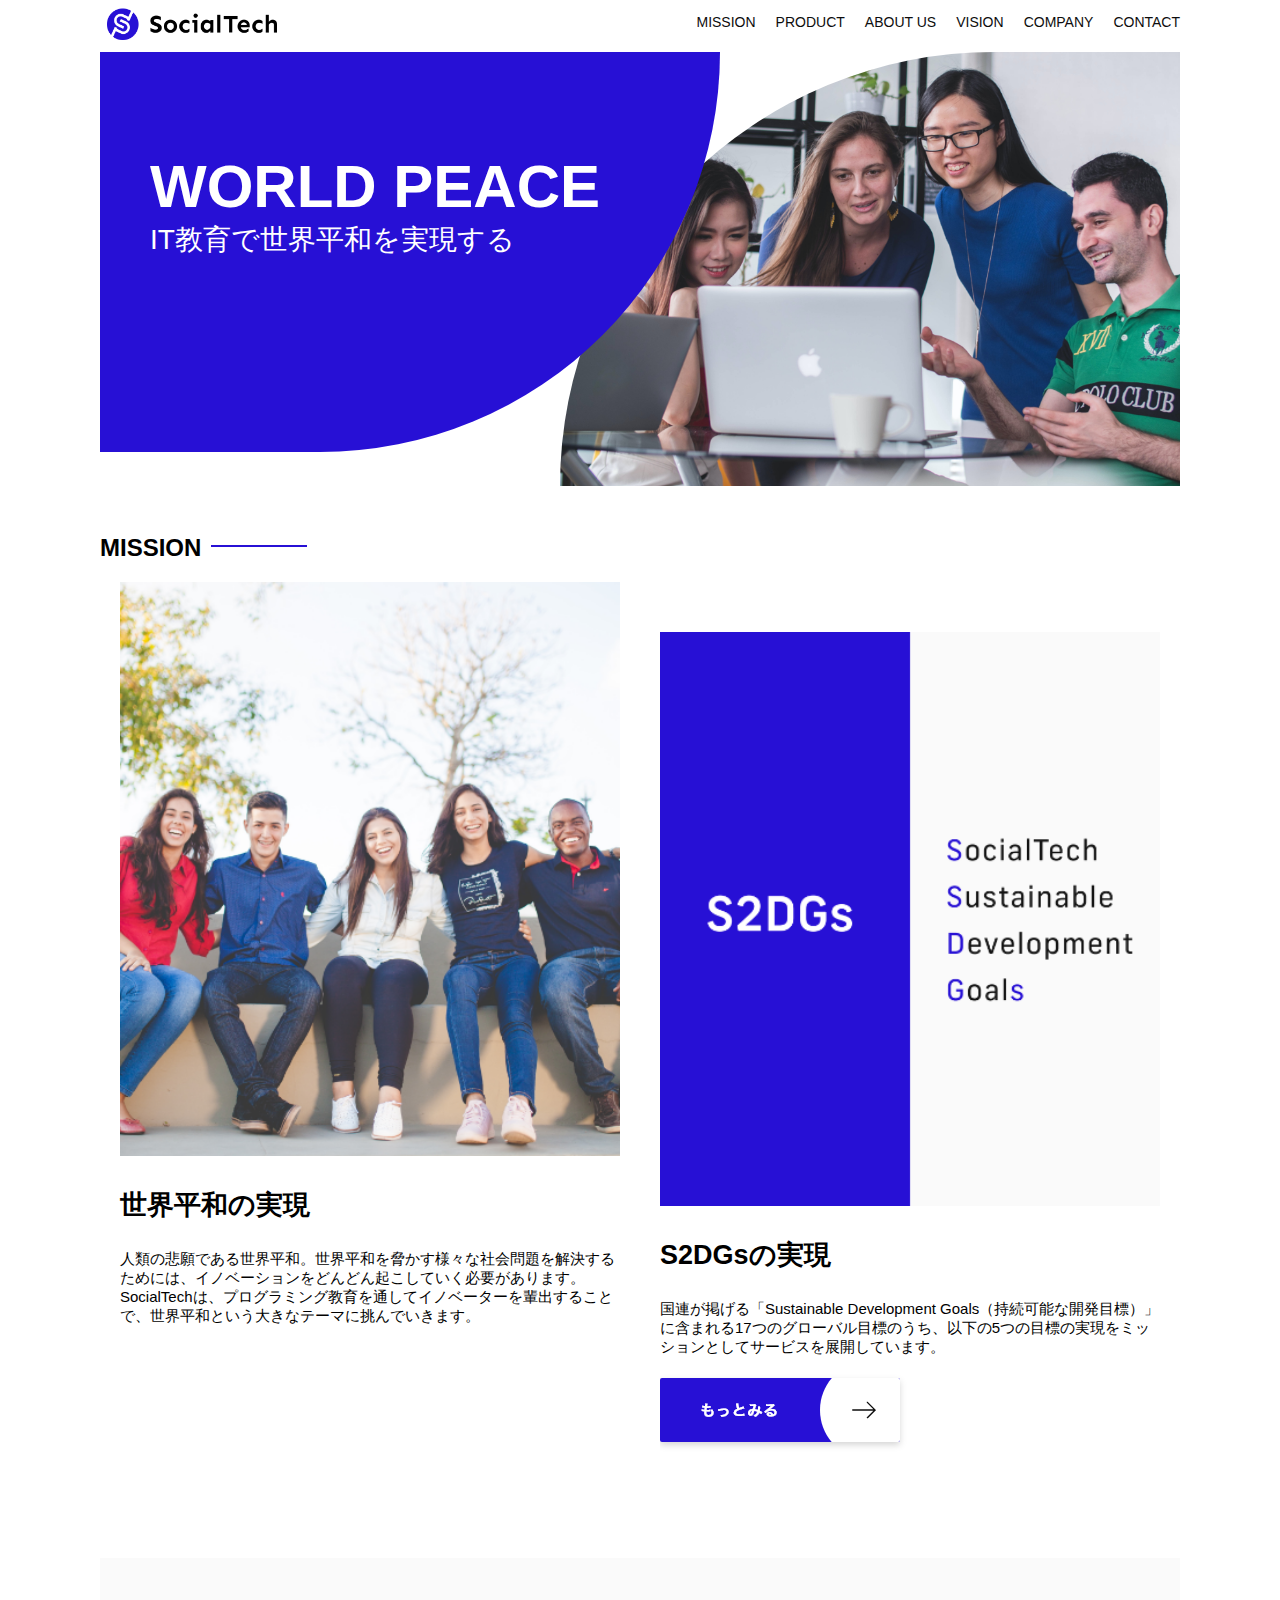
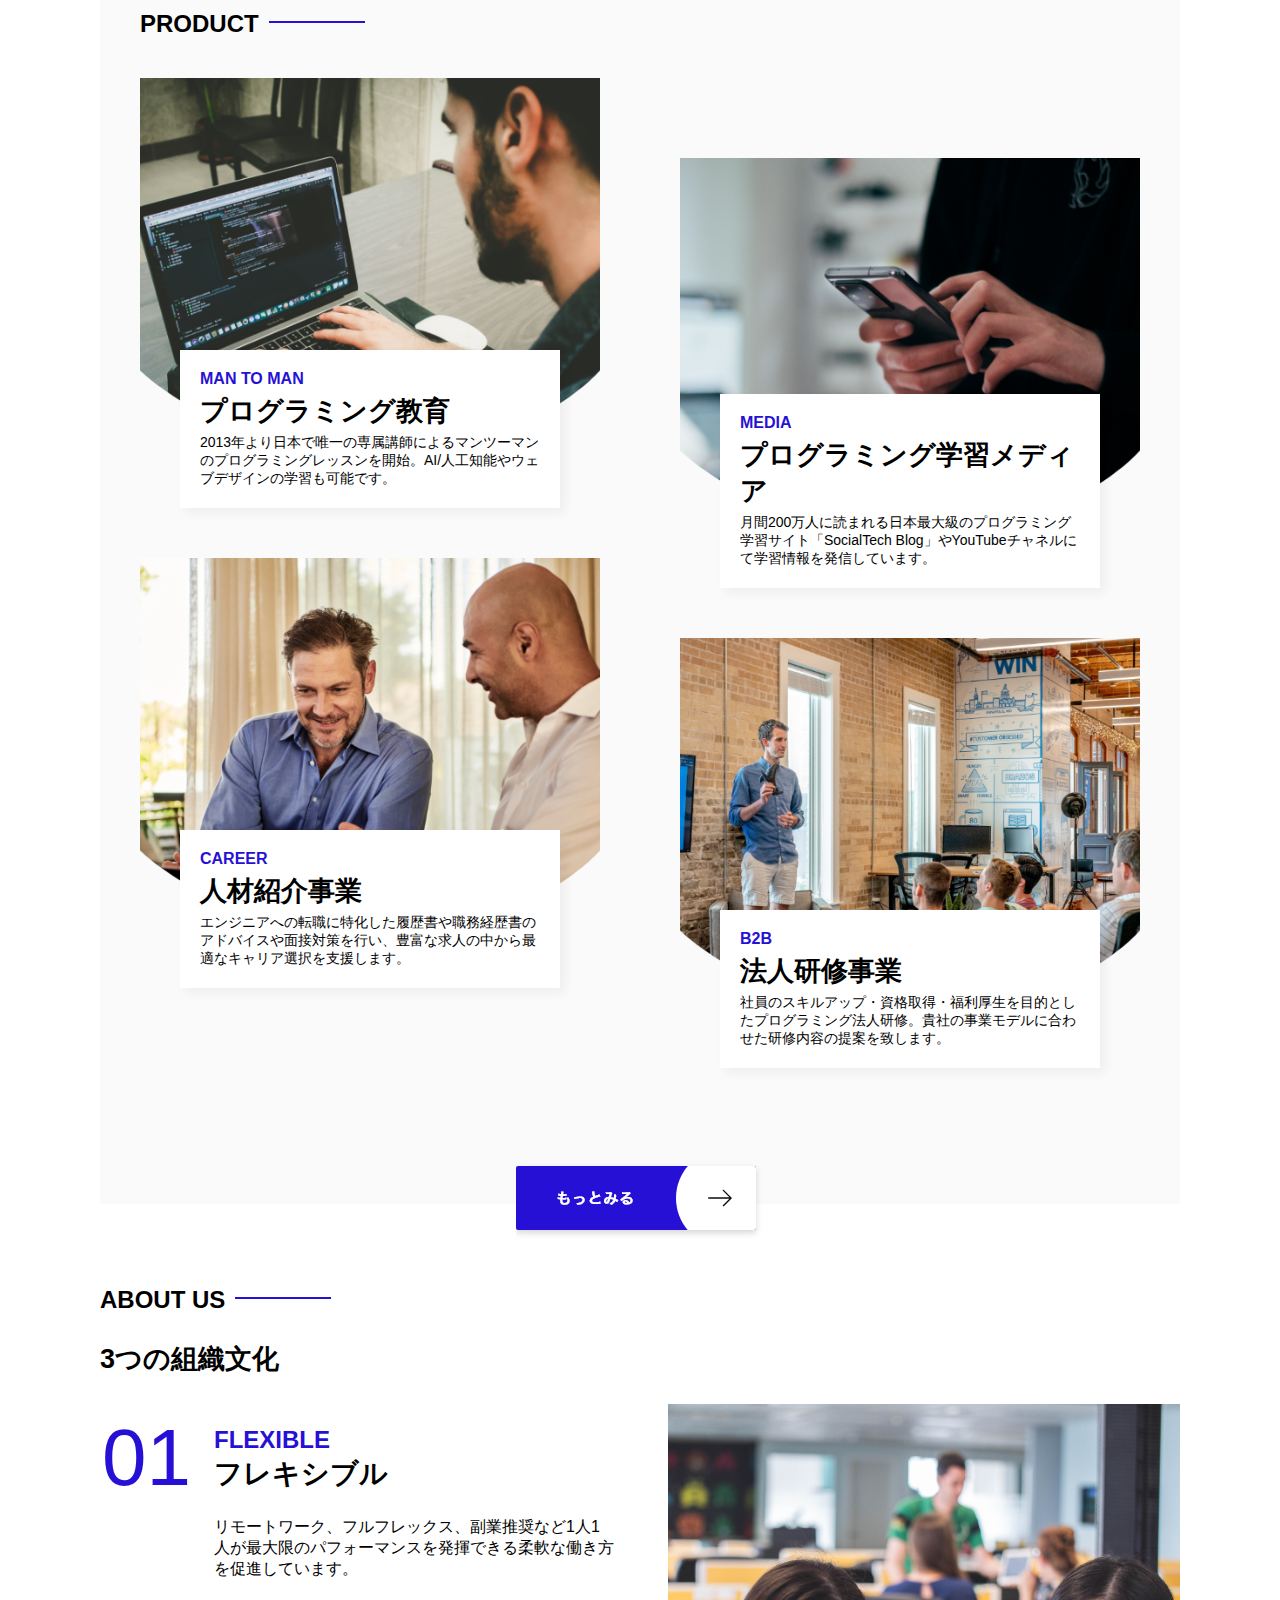
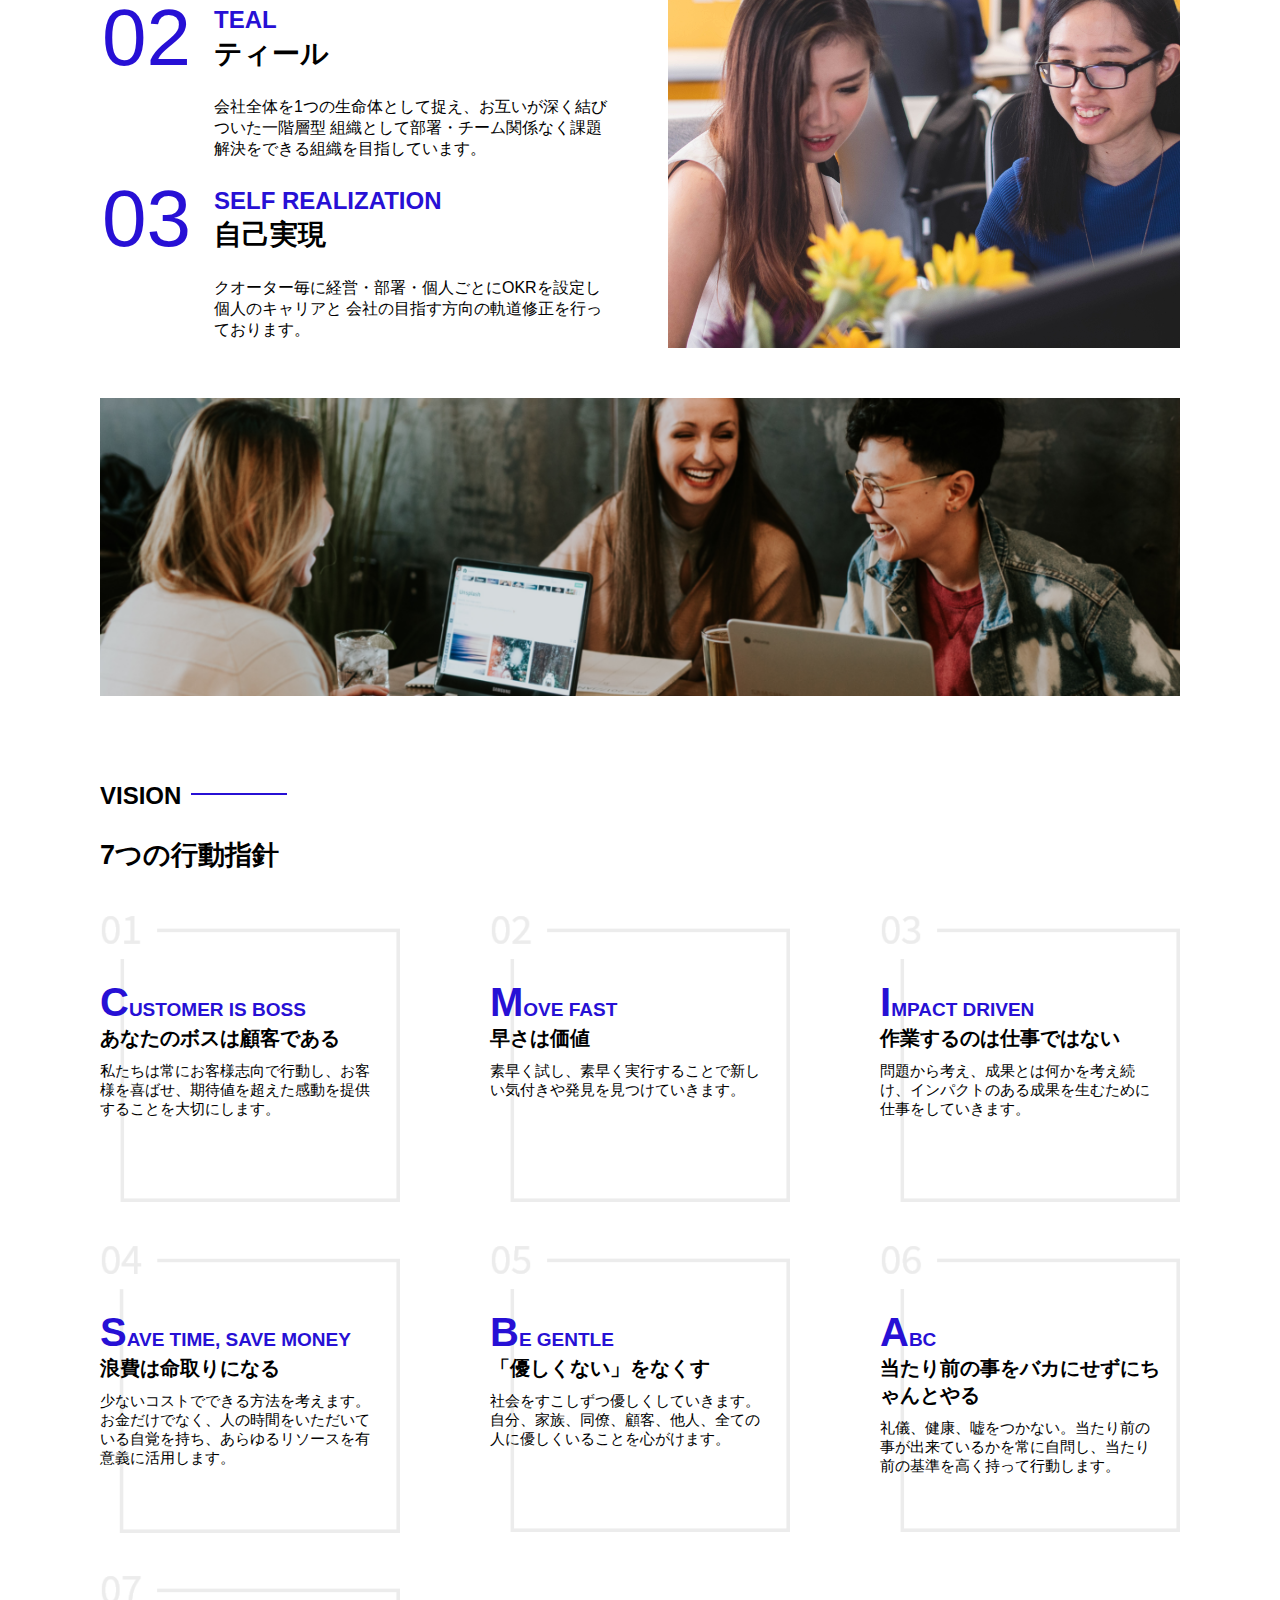
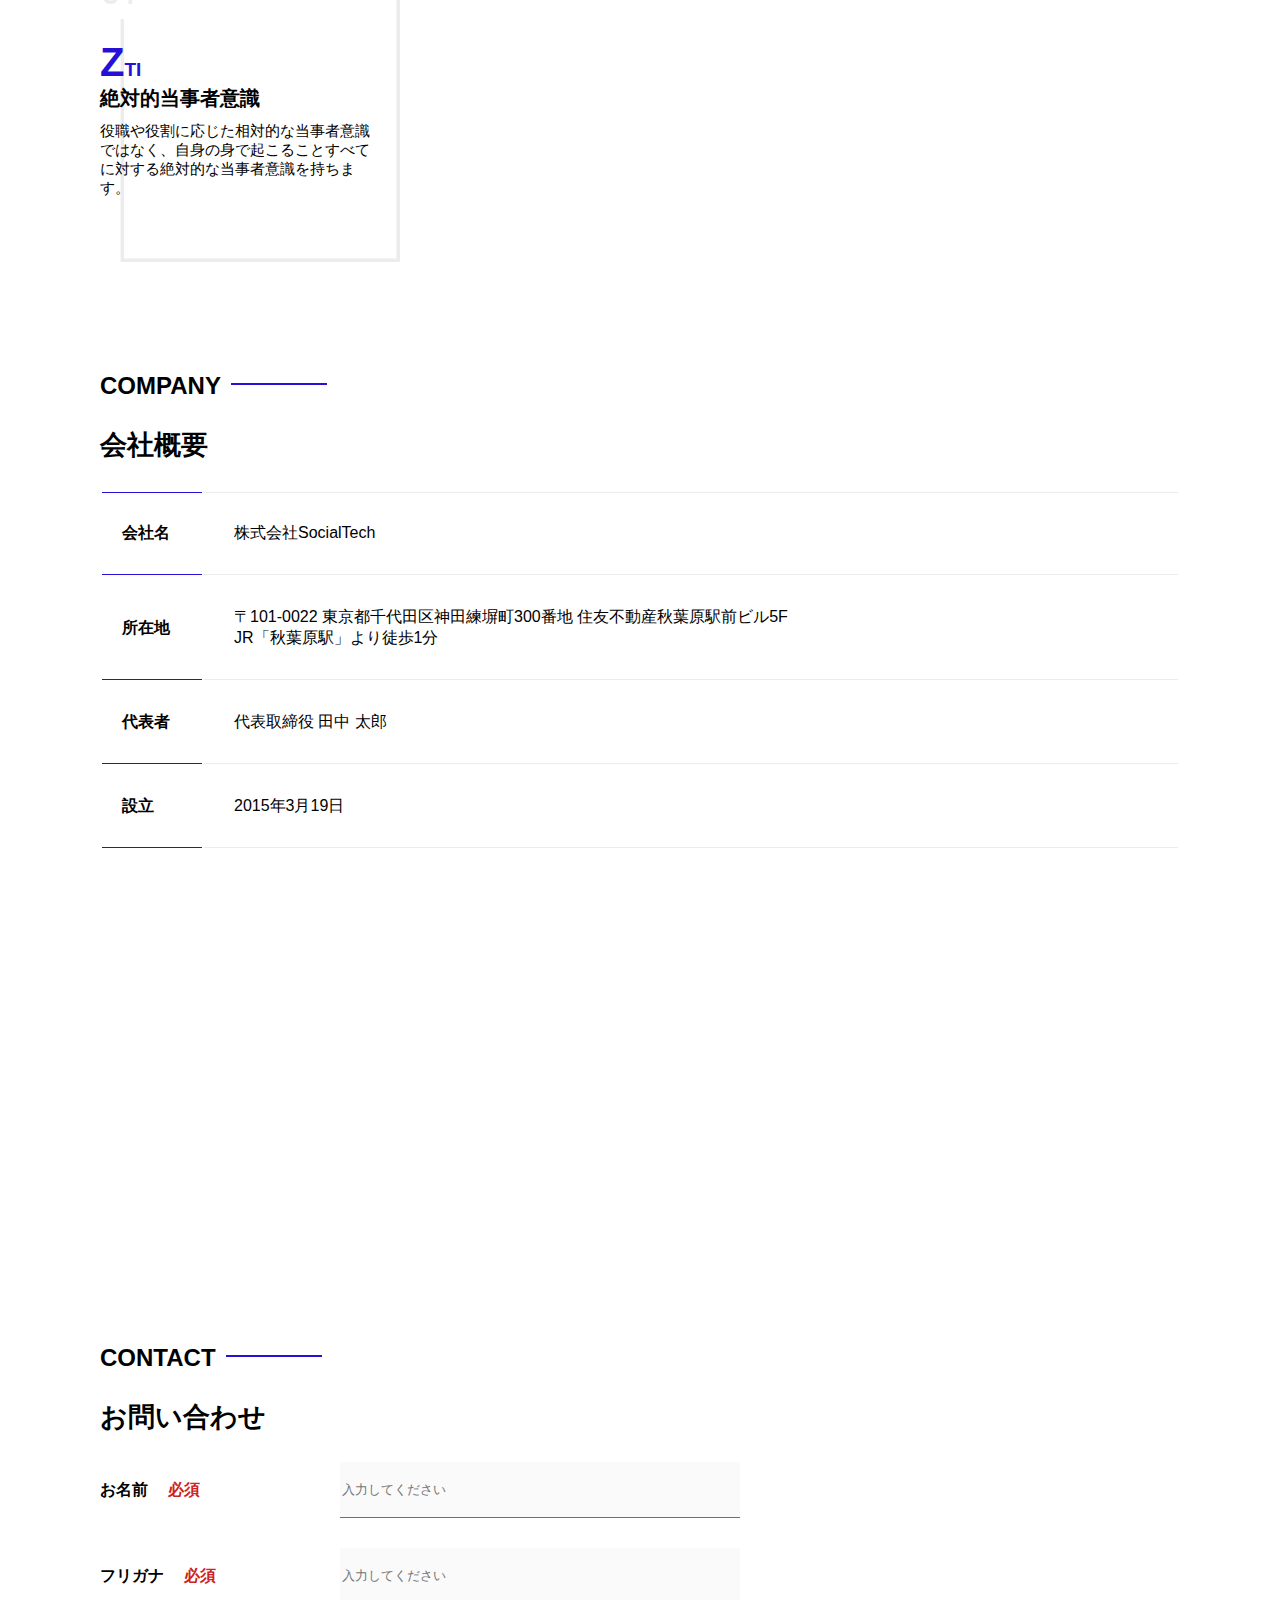
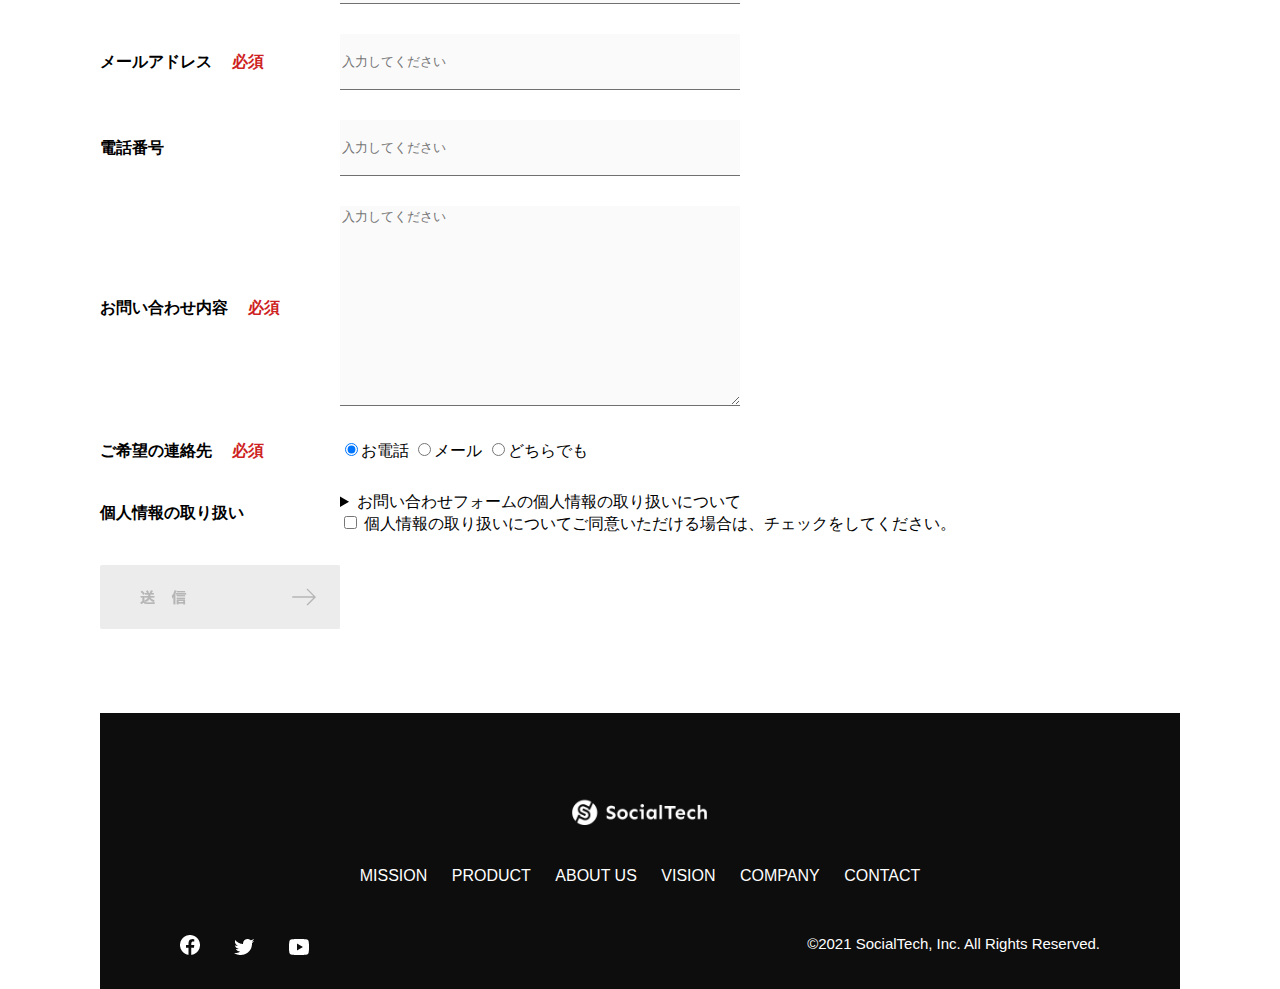
<file: kadai₋tutoril₋output/index.html>
<!DOCTYPE html>
 <html>
 <head>
  <title>SocialTech</title>
  <meta charset="UTF-8">
  <meta name="description" content="SocialTechはEdTech業界のリーディングカンパニーを目指します。">
  <meta name="viewport" content="width=device-width, initial-scale=1.0">
  <link rel="stylesheet" href="style.css">
</head>
<body>
   <!-- ヘッダー -->
   <header>
     <!-- ロゴ -->
     <a href="index.html" id="logo">
      <img src="images/logo.png" alt="トップページに戻る">
     </a>
     
    <!-- PC用ナビゲーション -->
    <nav id="nav-pc">
      <ul>
       <li><a href="mission.html">MISSION</a></li>
       <li><a href="product.html">PRODUCT</a></li>
       <li><a href="index.html#aboutus">ABOUT US</a></li>
       <li><a href="index.html#vision">VISION</a></li>
       <li><a href="index.html#company">COMPANY</a></li>
       <li><a href="index.html#contact">CONTACT</a></li>
      </ul>
  </nav> 
   <!-- スマホ用メニューボタン -->
   <button id="menu-sp" onclick="document.getElementById('nav-sp').style.display = 'block'">
    <img src="images/button-menu.png" alt="ナビゲーションを開く">
  </button>
  <!-- スマホ用ナビゲーション -->
  <div id="nav-sp">
    <button id="close" onclick="document.getElementById('nav-sp').style.display = 'none'">
      <img src="images/button-close.png" alt="ナビゲーションを閉じる">
    </button>

    <nav>
      <ul>
        <li>
          <a id="logo-sp" href="index.html" onclick="document.getElementById('nav-sp').style.display = 'none'"><img src="images/logo-sp.png" alt="トップページに戻る"></a>
        </li>
        <li><a class="menu" href="mission.html" onclick="document.getElementById('nav-sp').style.display = 'none'">MISSION</a></li>
        <li><a class="menu" href="product.html" onclick="document.getElementById('nav-sp').style.display = 'none'">PRODUCT</a></li>
        <li><a class="menu" href="index.html#aboutus" onclick="document.getElementById('nav-sp').style.display = 'none'">ABOUT US</a></li>
        <li><a class="menu" href="index.html#vision" onclick="document.getElementById('nav-sp').style.display = 'none'">VISION</a></li>
        <li><a class="menu" href="index.html#company" onclick="document.getElementById('nav-sp').style.display = 'none'">COMPANY</a></li>
        <li><a class="menu" href="index.html#contact" onclick="document.getElementById('nav-sp').style.display = 'none'">CONTACT</a></li>
      </ul>
    </nav>
    <div id="sns">
      <a href="https://www.facebook.com/sejuku2013">
        <img src="images/button-facebook.png" alt="Facebookのリンク">
      </a>
      <a href="https://twitter.com/samuraijuku">
        <img src="images/button-twitter.png" alt="Twitterのリンク">
      </a>
      <a href="https://www.youtube.com/channel/UCCFOQO5aDK0xXam4cUQXT8g">
        <img src="images/button-youtube.png" alt="YouTubeのリンク">
      </a>
    </div>
  </div>
  </header>
  <main>
    <article>
      <!-- メインビジュアル -->
      <section id="main-visual">
        <div id="main-message">
          <h1>WORLD PEACE</h1>
          <p>IT教育で世界平和を実現する</p>
      </div>
      <img src="images/index/index-main.png" alt="PCの周りに集まる多国籍の仲間たち">
      </section>
      <!--ミッション-->
      <section id="mission">
        <h2 class="index-h2">MISSION</h2>
        <div id="mission-flex">
          <div>
            <img id="mission-photo" src="images/index/index-mission.png" alt="屋外のベンチで写真を撮影する多国籍の仲間たち">
            <h3>世界平和の実現</h3>
            <p>
              人類の悲願である世界平和。世界平和を脅かす様々な社会問題を解決するためには、イノベーションをどんどん起こしていく必要があります。SocialTechは、プログラミング教育を通してイノベーターを輩出することで、世界平和という大きなテーマに挑んでいきます。
            </p>  
          </div>
          <div>
            <img id="s2dgs" src="images/index/s2dgs.png" alt="S2DGs">
            <h3>S2DGsの実現</h3>
            <p>国連が掲げる「Sustainable Development Goals（持続可能な開発目標）」に含まれる17つのグローバル目標のうち、以下の5つの目標の実現をミッションとしてサービスを展開しています。</p>
            <a href="mission.html">
              <img src="images/button-more.png" alt="もっとみる">
            </a> 
          </div>
        </div>
      </section>
       <!-- プロダクト -->
       <section id="product">
        <h2 class="index-h2">PRODUCT</h2>
         <div class="product-flex">
          <div id="product-left">
            <div>
              <img class="product-photo" src="images/index/index-mantoman.png" alt="PCでコードを書く男性">
              <div class="product-explain">
                <span>MAN TO MAN</span>
                <h3>プログラミング教育</h3>
                <p>2013年より日本で唯一の専属講師によるマンツーマンのプログラミングレッスンを開始。AI/人工知能やウェブデザインの学習も可能です。</p>
              </div>
            </div>
            <div>
              <img class="product-photo" src="images/index/index-career.png" alt="笑顔で話し合う2人の男性">
              <div class="product-explain">
                <span>CAREER</span>
                <h3>人材紹介事業</h3>
                <p>エンジニアへの転職に特化した履歴書や職務経歴書のアドバイスや面接対策を行い、豊富な求人の中から最適なキャリア選択を支援します。</p>
              </div>
            </div>
          </div>
          <div id="product-right">
            <div>
              <img class="product-photo" src="images/index/index-media.png" alt="スマートフォンを操作する人">
              <div class="product-explain">
                <span>MEDIA</span>
                <h3>プログラミング学習メディア</h3>
                <p>月間200万人に読まれる日本最大級のプログラミング学習サイト「SocialTech Blog」やYouTubeチャネルにて学習情報を発信しています。</p>
              </div>
            </div>
            <div>
              <img class="product-photo" src="images/index/index-b2b.png" alt="講演中の男性とそれを聴く人々">
              <div class="product-explain">
                <span>B2B</span>
                <h3>法人研修事業</h3>
                <p>社員のスキルアップ・資格取得・福利厚生を目的としたプログラミング法人研修。貴社の事業モデルに合わせた研修内容の提案を致します。</p>
              </div>
            </div>
          </div>
        </div>
        <div id="product-more">
          <a href="product.html">
            <img src="images/button-more.png" alt="もっとみる">
          </a>
         </div>
       </section>
       <!-- ABOUT US -->
      <section id="aboutus">
        <h2 class="index-h2">ABOUT US</h2>
        <h3>3つの組織文化</h3>
        <div>
          <table class="culture-table">
            <tr>
              <td class="culture-num">01</td>
              <th><span class="culture-en">FLEXIBLE</span><br>フレキシブル</th>
            </tr>
            <tr>
              <td>
                <!--空のセル-->
              </td>
              <td class="culture-description">リモートワーク、フルフレックス、副業推奨など1人1人が最大限のパフォーマンスを発揮できる柔軟な働き方を促進しています。</td>
            </tr>
            <tr>
              <td class="culture-num">02</td>
              <th><span class="culture-en">TEAL</span><br>ティール</th>
            </tr>
            <tr>
              <td>
                <!--空のセル-->
              </td>
              <td class="culture-description">会社全体を1つの生命体として捉え、お互いが深く結びついた一階層型 組織として部署・チーム関係なく課題解決をできる組織を目指しています。</td>
            </tr>
            <tr>
              <td class="culture-num">03</td>
              <th><span class="culture-en">SELF REALIZATION</span><br>自己実現</th>
            </tr>
            <tr>
              <td>
                <!--空のセル-->
              </td>
              <td class="culture-description">クオーター毎に経営・部署・個人ごとにOKRを設定し個人のキャリアと 会社の目指す方向の軌道修正を行っております。</td>
            </tr>
          </table>
          <img class="culture-img" src="images/index/index-aboutus1.png" alt="笑顔で話し合う2人の女性">
        </div>
        <img class="culture-img2" src="images/index/index-aboutus2.png" alt="笑顔で話し合う3人の男女">
      </section>
      <!-- VISION -->
      <section id="vision">
        <h2 class="index-h2">VISION</h2>
        <h3>7つの行動指針</h3>
        <div>
          <div class="vision-box">
            <img src="images/index/vision-01.png" alt="01">
            <div>
              <h4>CUSTOMER IS BOSS</h4>
              <h5>あなたのボスは顧客である</h5>
              <p>私たちは常にお客様志向で行動し、お客様を喜ばせ、期待値を超えた感動を提供することを大切にします。</p>
            </div>
          </div>
          <div class="vision-box">
            <img src="images/index/vision-02.png" alt="02">
            <div>
              <h4>MOVE FAST</h4>
              <h5>早さは価値</h5>
              <p>素早く試し、素早く実行することで新しい気付きや発見を見つけていきます。</p>
            </div>
          </div>
          <div class="vision-box">
            <img src="images/index/vision-03.png" alt="03">
            <div>
              <h4>IMPACT DRIVEN</h4>
              <h5>作業するのは仕事ではない</h5>
              <p>問題から考え、成果とは何かを考え続け、インパクトのある成果を生むために仕事をしていきます。</p>
            </div>
          </div>
          <div class="vision-box">
            <img src="images/index//vision-04.png" alt="04">
            <div>
              <h4>SAVE TIME, SAVE MONEY</h4>
              <h5>浪費は命取りになる</h5>
              <p>少ないコストでできる方法を考えます。お金だけでなく、人の時間をいただいている自覚を持ち、あらゆるリソースを有意義に活用します。</p>
            </div>
          </div>
          <div class="vision-box">
            <img src="images/index/vision-05.png" alt="05">
            <div>
              <h4>BE GENTLE</h4>
              <h5>「優しくない」をなくす</h5>
              <p>社会をすこしずつ優しくしていきます。自分、家族、同僚、顧客、他人、全ての人に優しくいることを心がけます。</p>
            </div>
          </div>
          <div class="vision-box">
            <img src="images/index/vision-06.png" alt="06">
            <div>
              <h4>ABC</h4>
              <h5>当たり前の事をバカにせずにちゃんとやる</h5>
              <p>礼儀、健康、嘘をつかない。当たり前の事が出来ているかを常に自問し、当たり前の基準を高く持って行動します。</p>
            </div>
          </div>
          <div class="vision-box">
            <img src="images/index/vision-07.png" alt="07">
            <div>
              <h4>ZTI</h4>
              <h5>絶対的当事者意識</h5>
              <p>役職や役割に応じた相対的な当事者意識ではなく、自身の身で起こることすべてに対する絶対的な当事者意識を持ちます。</p>
            </div>
          </div>
        </div>
      </section>
       <!-- COMPANY -->
       <section id="company">
        <h2 class="index-h2">COMPANY</h2>
        <h3>会社概要</h3>
        <table id="company-table">
          <tr>
            <th class="tableheader tableheader-first">会社名</th>
            <td class="cell cell-first">株式会社SocialTech</td>
          </tr>
          <tr>
            <th class="tableheader">所在地</th>
            <td class="cell">〒101-0022 東京都千代田区神田練塀町300番地 住友不動産秋葉原駅前ビル5F<br>JR「秋葉原駅」より徒歩1分</td>
          </tr>
          <tr>
            <th class="tableheader">代表者</th>
            <td class="cell">代表取締役 田中 太郎</td>
          </tr>
          <tr>
            <th class="tableheader">設立</th>
            <td class="cell">2015年3月19日</td>
          </tr>
        </table>
<iframe 
src="https://www.google.com/maps/embed?pb=!1m18!1m12!1m3!1d3240.0688551336807!2d139.7720776771055!3d35.69992317258124!2m3!1f0!2f0!3f0!3m2!1i1024!2i768!4f13.1!3m3!1m2!1s0x60188fee13660e23%3A0x77137876edf742ac!2z5L2P5Y-L5LiN5YuV55Sj56eL6JGJ5Y6f6aeF5YmN44OT44Or!5e0!3m2!1sja!2sjp!4v1704858013291!5m2!1sja!2sjp" 
style="border: 0" allowfullscreen="" loading="lazy">
</iframe>
      </section>
      <!-- お問い合わせフォーム -->
      <section id="contact">
        <h2 class="index-h2">CONTACT</h2>
        <h3>お問い合わせ</h3>
        <form>
          <div>
            <div class="contact-heading">
              <label class="contact-label">お名前<span class="contact-span">必須</span></label>
            </div>
            <div>
              <input type="text" name="name" placeholder="入力してください" class="contact-textbox">
            </div>
          </div>
          <div>
            <div class="contact-heading">
              <label class="contact-label">フリガナ<span class="contact-span">必須</span></label>
            </div>
            <div>
              <input type="text" name="hurigana" placeholder="入力してください" class="contact-textbox">
            </div>
          </div>
          <div>
            <div class="contact-heading">
              <label class="contact-label">メールアドレス<span class="contact-span">必須</span></label>
            </div>
            <div>
              <input type="text" name="email" placeholder="入力してください" class="contact-textbox">
            </div>
          </div>
          <div>
            <div class="contact-heading">
              <label class="contact-label">電話番号</label>
            </div>
            <div>
              <input type="text" name="tel" placeholder="入力してください" class="contact-textbox">
            </div>
          </div>
          <div>
            <div class="contact-heading">
              <label class="contact-label">お問い合わせ内容<span class="contact-span">必須</span></label>
            </div>
            <div>
              <textarea class="contact-textarea" placeholder="入力してください" name="message"></textarea>
            </div>
          </div>
          <div>
            <div class="contact-heading">
              <label class="contact-label">ご希望の連絡先<span class="contact-span">必須</span></label>
            </div>
            <div>
              <input class="radiobutton" type="radio" value="tel" name="contact" checked><label>お電話</label>
              <input class="radiobutton" type="radio" value="mail" name="contact"><label>メール</label>
              <input class="radiobutton" type="radio" value="both" name="contact"><label>どちらでも</label>
            </div>
          </div>
          <div>
            <div class="contact-heading">
              <label class="contact-label">個人情報の取り扱い</label>
            </div>
            <div>
              <details>
                <summary>お問い合わせフォームの個人情報の取り扱いについて</summary>
                <div>
                  <dl>
                    <dt>１．組織の名称又は氏名</dt>
                    <dd>株式会社SocialTech</dd>
                    <dt>２．個人情報保護管理者（若しくはその代理人）の氏名又は職名、所属及び連絡先</dt>
                    <dd>
                      <p>鈴木 一郎 コーポレート部</p>
                      <p>メールアドレス：samurai@example.com</p>
                      <p>TEL：03-1234-5678</p>
                    </dd>
                    <dt>３．個人情報の利用目的</dt>
                    <dd>
                      <ul>
                        <li>本サービス及び本サービスに関連する情報の提供又はそれらに関する連絡のため</li>
                        <li>ユーザーの本人確認のため</li>
                        <li>当社サービスのご案内のため</li>
                        <li>当社の商品等の広告または宣伝（電子メールによるものを含むものとします。）</li>
                      </ul>
                    </dd>
                    <dt>４．個人情報の取り扱い業務の委託</dt>
                    <dd>個人情報の取扱業務の全部または一部を外部に業務委託する場合があります。その際、弊社は、個人情報を適切に保護できる管理体制を敷き実行していることを条件として委託先を厳選したうえで、機密保持契約を委託先と締結し、お客様の個人情報を厳密に管理させます。</dd>
                    <dt>５．個人情報の開示等の請求</dt>
                    <dd>
                      お客様は、弊社に対してご自身の個人情報の開示等（利用目的の通知、開示、内容の訂正・追加・削除、利用の停止または消去、第三者への提供の停止）に関して、当社問合わせ窓口に申し出ることができます。<br>
                      その際、弊社はお客様ご本人を確認させていただいたうえで、合理的な期間内に対応いたします。<br>
                      なお、個人情報に関する弊社問合わせ先は、次の通りです。
                    </dd>
                    <dd>
                      <p>株式会社SocialTech　個人情報問合せ窓口</p>
                      <p>〒150-0043　東京都千代田区神田練塀町300番地 住友不動産秋葉原駅前ビル5F</p>
                      <p>メールアドレス：samurai@example.com　TEL：03-1234-5678</p>
                    </dd>

                    <dt>６．個人情報を提供されることの任意性について</dt>
                    <dd>お客様がご自身の個人情報を弊社に提供されるか否かは、お客様のご判断によりますが、もしご提供されない場合には、適切なサービスが提供できない場合がありますので予めご了承ください。</dd>
                  </dl>
                </div>
              </details>
               <input type="checkbox" name="agree">
              <span>個人情報の取り扱いについてご同意いただける場合は、チェックをしてください。</span>
            </div>
          </div>
          <input type="image" src="images/button-submit.png" alt="送信する">
        </form>
      </section>
    </article>
  </main>

  <footer>
    <div id="footer-logo">
      <img src="images/logo-sp.png" alt="SocialTech">
    </div>
    <div id="footer-link">
      <a href="mission.html">MISSION</a>
      <a href="product.html">PRODUCT</a>
      <a href="index.html#aboutus">ABOUT US</a>
      <a href="index.html#vision">VISION</a>
      <a href="index.html#company">COMPANY</a>
      <a href="index.html#contact">CONTACT</a>
    </div>
    <div id="sns-footer">
      <div class="sns-btns">
        <a href="https://www.facebook.com/sejuku2013"><img src="images/button-facebook.png" alt="Facebookのリンク"></a>
        <a href="https://twitter.com/samuraijuku"><img src="images/button-twitter.png" alt="Twitterのリンク"></a>
        <a href="https://www.youtube.com/channel/UCCFOQO5aDK0xXam4cUQXT8g"><img src="images/button-youtube.png" alt="YouTubeのリンク"></a>
      </div>
      <p id="copyright">&copy;2021 SocialTech, Inc. All Rights Reserved.</p>
    </div>
  </footer>

</body>

</html> 
      </section>
    </article>
  </main>
</body>
</
 </head>
 <body>
 </body>
 </html>
</file>
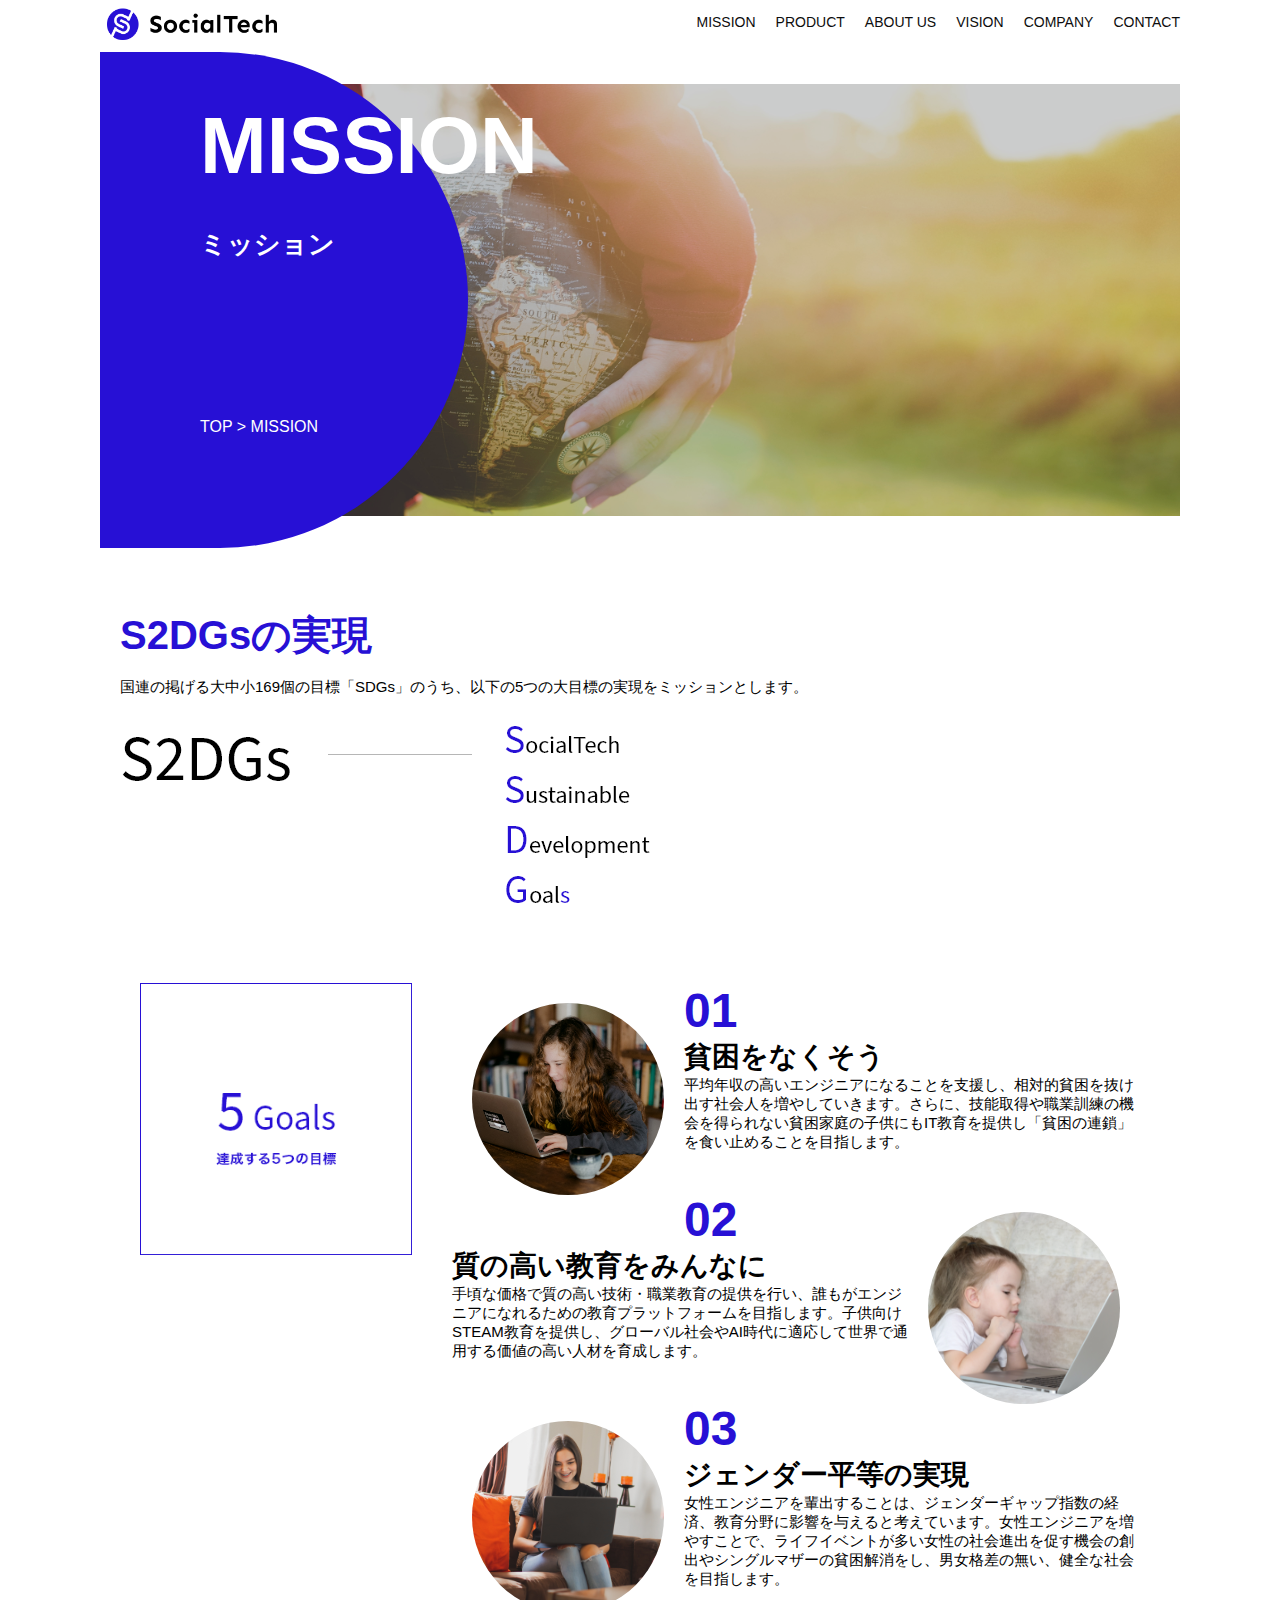
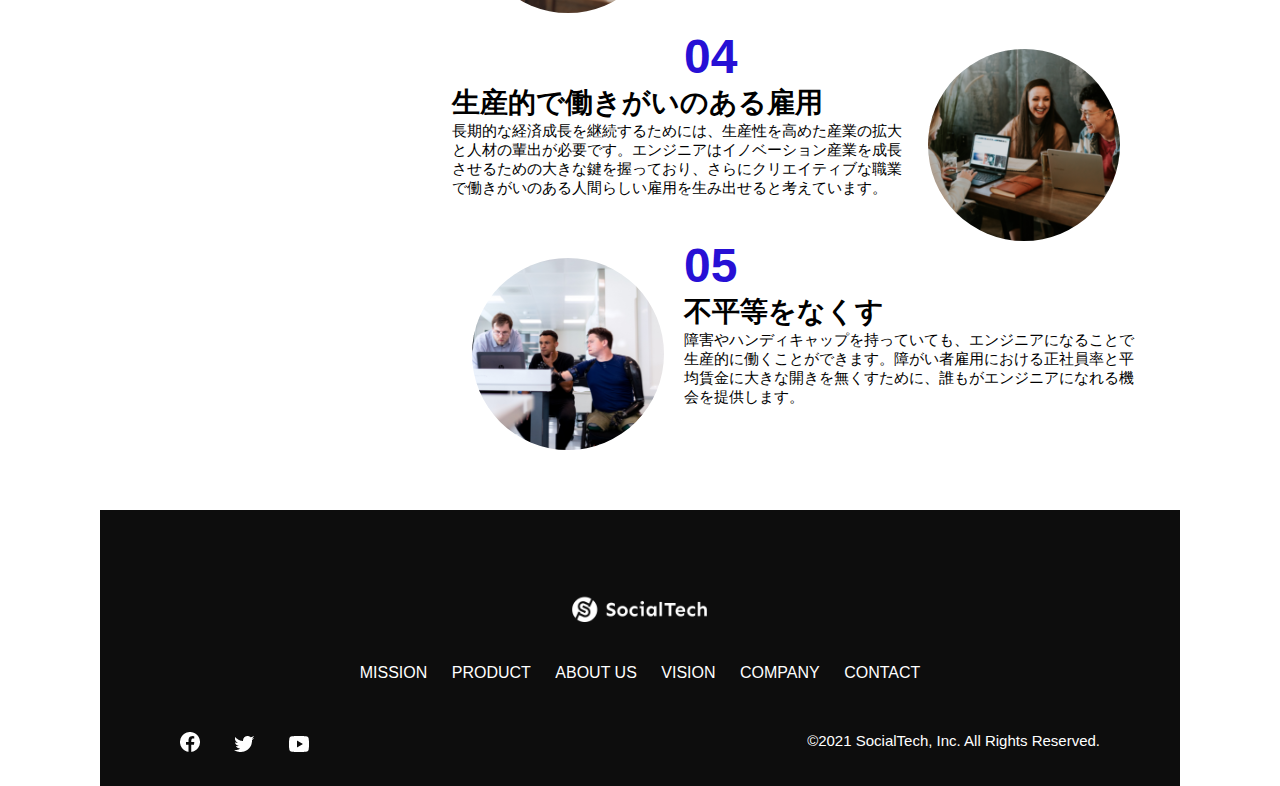
<file: kadai₋tutoril₋output/mission.html>
<!DOCTYPE html>
<html>
  <head>
    <title>SocialTech - MISSION ミッション -</title>
    <meta charset="utf-8">
    <meta name="description" content="SocialTechが目指す5つの目標（S2DGs）を紹介します">
    <meta name="viewport" content="width=device-width, initial-scale=1.0">
    <link rel="stylesheet" href="style.css">
  </head>

  <body>
    <!-- ヘッダー -->
    <header>
      <!-- ロゴ -->
      <a href="index.html" id="logo">
        <img src="images/logo.png" alt="トップページに戻る">
      </a>

      <!-- PC用ナビゲーション -->
      <nav id="nav-pc">
        <ul>
          <li><a href="mission.html">MISSION</a></li>
          <li><a href="product.html">PRODUCT</a></li>
          <li><a href="index.html#aboutus">ABOUT US</a></li>
          <li><a href="index.html#vision">VISION</a></li>
          <li><a href="index.html#company">COMPANY</a></li>
          <li><a href="index.html#contact">CONTACT</a></li>
        </ul>
      </nav>

      <!-- スマホ用メニューボタン -->
      <button id="menu-sp" onclick="document.getElementById('nav-sp').style.display = 'block'">
        <img src="images/button-menu.png" alt="ナビゲーションを開く">
      </button>

      <!-- スマホ用ナビゲーション -->
      <div id="nav-sp">
        <button id="close" onclick="document.getElementById('nav-sp').style.display = 'none'">
          <img src="images/button-close.png" alt="ナビゲーションを閉じる">
        </button>

        <nav>
          <ul>
            <li>
              <a id="logo-sp" href="index.html" onclick="document.getElementById('nav-sp').style.display = 'none'"><img src="images/logo-sp.png" alt="トップページに戻る"></a>
            </li>
            <li><a class="menu" href="mission.html" onclick="document.getElementById('nav-sp').style.display = 'none'">MISSION</a></li>
            <li><a class="menu" href="product.html" onclick="document.getElementById('nav-sp').style.display = 'none'">PRODUCT</a></li>
            <li><a class="menu" href="index.html#aboutus" onclick="document.getElementById('nav-sp').style.display = 'none'">ABOUT US</a></li>
            <li><a class="menu" href="index.html#vision" onclick="document.getElementById('nav-sp').style.display = 'none'">VISION</a></li>
            <li><a class="menu" href="index.html#company" onclick="document.getElementById('nav-sp').style.display = 'none'">COMPANY</a></li>
            <li><a class="menu" href="index.html#contact" onclick="document.getElementById('nav-sp').style.display = 'none'">CONTACT</a></li>
          </ul>
        </nav>
        <div id="sns">
          <a href="https://www.facebook.com/sejuku2013">
            <img src="images/button-facebook.png" alt="Facebookのリンク">
          </a>
          <a href="https://twitter.com/samuraijuku">
            <img src="images/button-twitter.png" alt="Twitterのリンク">
          </a>
          <a href="https://www.youtube.com/channel/UCCFOQO5aDK0xXam4cUQXT8g">
            <img src="images/button-youtube.png" alt="YouTubeのリンク">
          </a>
        </div>
      </div>
    </header>

    <main>
      <article>
        <section id="mission-main">
          <div class="mission-main-inner">
            <div id="mission-title">
              <h1>MISSION<br><span>ミッション</span></h1>
              <p>TOP > MISSION</p>
            </div>
          </div>
        </section>

        <section id="mission-s2dgs">
          <h2 class="mission-h2">S2DGsの実現</h2>
          <p>国連の掲げる大中小169個の目標「SDGs」のうち、以下の5つの大目標の実現をミッションとします。</p>
          <img src="images/mission/mission-s2dgs.png" alt="S2DGs">
        </section>

        <section id="mission-five-goals">
          <div class="five-goals-image">
            <img src="images/mission/mission-5goals.png" alt="5Goals">
          </div>
          <div class="five-goals-read">
            <div>
              <img class="fivegoals-image-left" src="images/mission/mission-5goals01.png" alt="PCを操作する女の子">
              <span class="fivegoals-number">01</span>
              <h3 class="fivegoals-h3">貧困をなくそう</h3>
              <p class="fivegoals-p">平均年収の高いエンジニアになることを支援し、相対的貧困を抜け出す社会人を増やしていきます。さらに、技能取得や職業訓練の機会を得られない貧困家庭の子供にもIT教育を提供し「貧困の連鎖」を食い止めることを目指します。</p>
            </div>
            <div>
              <img class="fivegoals-image-right" src="images/mission/mission-5goals02.png" alt="PCを見つめる小さい女の子">
              <span class="fivegoals-number">02</span>
              <h3 class="fivegoals-h3">質の高い教育をみんなに</h3>
              <p class="fivegoals-p">手頃な価格で質の高い技術・職業教育の提供を行い、誰もがエンジニアになれるための教育プラットフォームを目指します。子供向けSTEAM教育を提供し、グローバル社会やAI時代に適応して世界で通用する価値の高い人材を育成します。</p>
            </div>
            <div>
              <img class="fivegoals-image-left" src="images/mission/mission-5goals03.png" alt="PCを操作する女性">

              <span class="fivegoals-number">03</span>
              <h3 class="fivegoals-h3">ジェンダー平等の実現</h3>
              <p class="fivegoals-p">女性エンジニアを輩出することは、ジェンダーギャップ指数の経済、教育分野に影響を与えると考えています。女性エンジニアを増やすことで、ライフイベントが多い女性の社会進出を促す機会の創出やシングルマザーの貧困解消をし、男女格差の無い、健全な社会を目指します。</p>
            </div>
            <div>
              <img class="fivegoals-image-right" src="images/mission/mission-5goals04.png" alt="笑顔で話し合う3人の男女">
              <span class="fivegoals-number">04</span>
              <h3 class="fivegoals-h3">生産的で働きがいのある雇用</h3>
              <p class="fivegoals-p">長期的な経済成長を継続するためには、生産性を高めた産業の拡大と人材の輩出が必要です。エンジニアはイノベーション産業を成長させるための大きな鍵を握っており、さらにクリエイティブな職業で働きがいのある人間らしい雇用を生み出せると考えています。</p>
            </div>
            <div>
              <img class="fivegoals-image-left" src="images/mission/mission-5goals05.png" alt="障害を持つ男性が生き生きと働く様子">
              <span class="fivegoals-number">05</span>
              <h3 class="fivegoals-h3">不平等をなくす</h3>
              <p class="fivegoals-p">障害やハンディキャップを持っていても、エンジニアになることで生産的に働くことができます。障がい者雇用における正社員率と平均賃金に大きな開きを無くすために、誰もがエンジニアになれる機会を提供します。</p>
            </div>
          </div>
        </section>
         
      </article>
    </main>

    <footer>
      <div id="footer-logo">
        <img src="images/logo-sp.png" alt="SocialTech">
      </div>
      <div id="footer-link">
        <a href="mission.html">MISSION</a>
        <a href="product.html">PRODUCT</a>
        <a href="index.html#aboutus">ABOUT US</a>
        <a href="index.html#vision">VISION</a>
        <a href="index.html#company">COMPANY</a>
        <a href="index.html#contact">CONTACT</a>
      </div>
      <div id="sns-footer">
        <div class="sns-btns">
          <a href="https://www.facebook.com/sejuku2013"><img src="images/button-facebook.png" alt="Facebookのリンク"></a>
          <a href="https://twitter.com/samuraijuku"><img src="images/button-twitter.png" alt="Twitterのリンク"></a>
          <a href="https://www.youtube.com/channel/UCCFOQO5aDK0xXam4cUQXT8g"><img src="images/button-youtube.png" alt="YouTubeのリンク"></a>
        </div>
        <p id="copyright">&copy;2021 SocialTech, Inc. All Rights Reserved.</p>
      </div>
    </footer>

  </body>
</html>
</file>
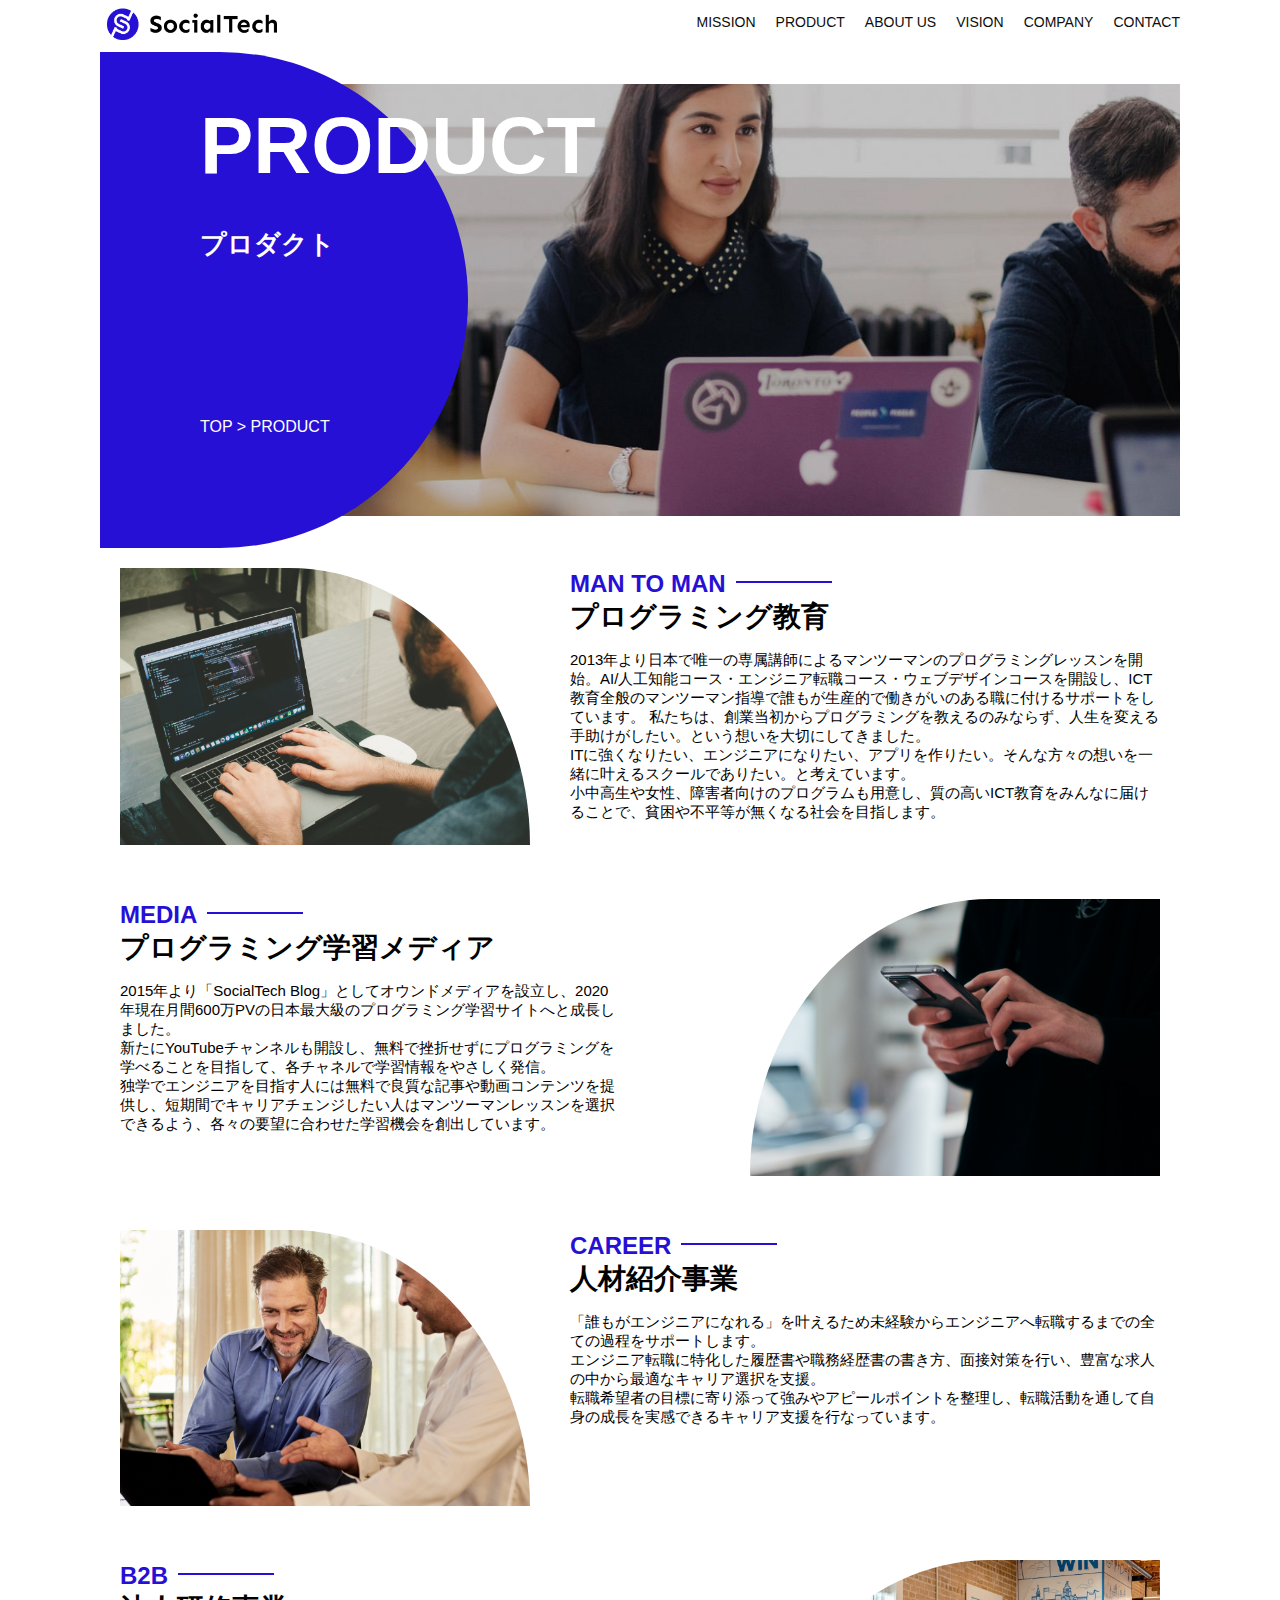
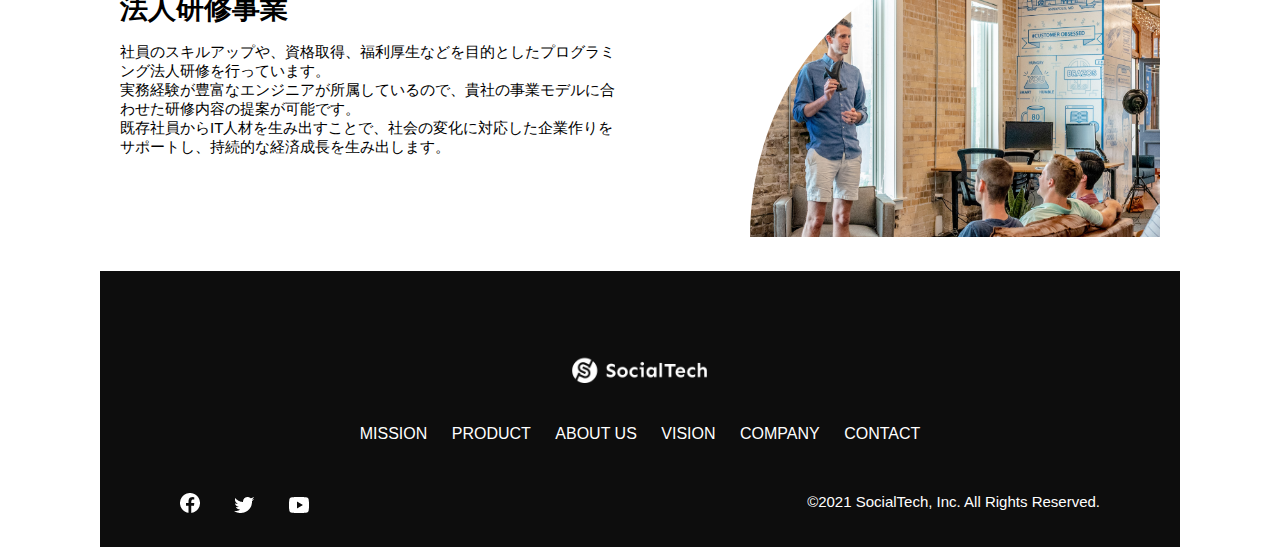
<file: kadai₋tutoril₋output/product.html>
<!DOCTYPE html>
<html>
<head>
    <title>SocialTech -PRODUCT プロダクト-</title>
    <meta charset="utf-8">
    <meta name="description" content="SocialTechの4つのプロダクトを紹介します">
    <meta name="viewport" content="width=device-width, initial-scale=1.0">
    <link rel="stylesheet" href="style.css">
  </head>

  <body>
    <!-- ヘッダー -->
    <header>
      <!-- ロゴ -->
      <a href="index.html" id="logo">
        <img src="images/logo.png" alt="トップページに戻る">
      </a>

      <!-- PC用ナビゲーション -->
      <nav id="nav-pc">
        <ul>
          <li><a href="mission.html">MISSION</a></li>
          <li><a href="product.html">PRODUCT</a></li>
          <li><a href="index.html#aboutus">ABOUT US</a></li>
          <li><a href="index.html#vision">VISION</a></li>
          <li><a href="index.html#company">COMPANY</a></li>
          <li><a href="index.html#contact">CONTACT</a></li>
        </ul>
      </nav>

      <!-- スマホ用メニューボタン -->
      <button id="menu-sp" onclick="document.getElementById('nav-sp').style.display = 'block'">
        <img src="images/button-menu.png" alt="ナビゲーションを開く">
      </button>

      <!-- スマホ用ナビゲーション -->
      <div id="nav-sp">
        <button id="close" onclick="document.getElementById('nav-sp').style.display = 'none'">
          <img src="images/button-close.png" alt="ナビゲーションを閉じる">
        </button>

        <nav>
          <ul>
            <li>
              <a id="logo-sp" href="index.html" onclick="document.getElementById('nav-sp').style.display = 'none'"><img src="images/logo-sp.png" alt="トップページに戻る"></a>
            </li>
            <li><a class="menu" href="mission.html" onclick="document.getElementById('nav-sp').style.display = 'none'">MISSION</a></li>
            <li><a class="menu" href="product.html" onclick="document.getElementById('nav-sp').style.display = 'none'">PRODUCT</a></li>
            <li><a class="menu" href="index.html#aboutus" onclick="document.getElementById('nav-sp').style.display = 'none'">ABOUT US</a></li>
            <li><a class="menu" href="index.html#vision" onclick="document.getElementById('nav-sp').style.display = 'none'">VISION</a></li>
            <li><a class="menu" href="index.html#company" onclick="document.getElementById('nav-sp').style.display = 'none'">COMPANY</a></li>
            <li><a class="menu" href="index.html#contact" onclick="document.getElementById('nav-sp').style.display = 'none'">CONTACT</a></li>
          </ul>
        </nav>
        <div id="sns">
          <a href="https://www.facebook.com/sejuku2013">
            <img src="images/button-facebook.png" alt="Facebookのリンク">
          </a>
          <a href="https://twitter.com/samuraijuku">
            <img src="images/button-twitter.png" alt="Twitterのリンク">
          </a>
          <a href="https://www.youtube.com/channel/UCCFOQO5aDK0xXam4cUQXT8g">
            <img src="images/button-youtube.png" alt="YouTubeのリンク">
          </a>
        </div>
      </div>
    </header>

    <main>
      <article>
        <section id="product-main">
           <div class="product-main-inner">
             <div id="product-title">
               <h1>PRODUCT<br><span>プロダクト</span></h1>
               <p>TOP > PRODUCT</p>
             </div>
           </div>
         </section>

        <section class="product-section product-section-left">
           <div class="product-section-img">
             <img src="images/product/product-mantoman.png" alt="PCでコードを書く男性">
           </div>
           <div class="product-read">
             <h2 class="product-h2">MAN TO MAN</h2>
             <h3 class="product-h3">プログラミング教育</h3>
             <p>
               2013年より日本で唯一の専属講師によるマンツーマンのプログラミングレッスンを開始。AI/人工知能コース・エンジニア転職コース・ウェブデザインコースを開設し、ICT教育全般のマンツーマン指導で誰もが生産的で働きがいのある職に付けるサポートをしています。 私たちは、創業当初からプログラミングを教えるのみならず、人生を変える手助けがしたい。という想いを大切にしてきました。<br>ITに強くなりたい、エンジニアになりたい、アプリを作りたい。そんな方々の想いを一緒に叶えるスクールでありたい。と考えています。<br>小中高生や女性、障害者向けのプログラムも用意し、質の高いICT教育をみんなに届けることで、貧困や不平等が無くなる社会を目指します。
             </p>
           </div>
         </section>
 
         <section class="product-section product-section-right">
           <div class="product-read">
             <h2 class="product-h2">MEDIA</h2>
             <h3 class="product-h3">プログラミング学習メディア</h3>
             <p>2015年より「SocialTech Blog」としてオウンドメディアを設立し、2020年現在月間600万PVの日本最大級のプログラミング学習サイトへと成長しました。<br>新たにYouTubeチャンネルも開設し、無料で挫折せずにプログラミングを学べることを目指して、各チャネルで学習情報をやさしく発信。<br>独学でエンジニアを目指す人には無料で良質な記事や動画コンテンツを提供し、短期間でキャリアチェンジしたい人はマンツーマンレッスンを選択できるよう、各々の要望に合わせた学習機会を創出しています。</p>
           </div>
           <div class="product-section-img">
             <img src="images/product/product-media.png" alt="スマートフォンを操作する人">
           </div>
         </section>
 
         <section class="product-section product-section-left">
           <div class="product-section-img">
             <img src="images/product/product-career.png" alt="笑顔で話し合う2人の男性">
           </div>
           <div class="product-read">
             <h2 class="product-h2">CAREER</h2>
             <h3 class="product-h3">人材紹介事業</h3>
             <p>「誰もがエンジニアになれる」を叶えるため未経験からエンジニアへ転職するまでの全ての過程をサポートします。<br>エンジニア転職に特化した履歴書や職務経歴書の書き方、面接対策を行い、豊富な求人の中から最適なキャリア選択を支援。<br>転職希望者の目標に寄り添って強みやアピールポイントを整理し、転職活動を通して自身の成長を実感できるキャリア支援を行なっています。<br></p>
           </div>
         </section>
 
         <section class="product-section product-section-right">
           <div class="product-read">
             <h2 class="product-h2">B2B</h2>
             <h3 class="product-h3">法人研修事業</h3>
             <p>社員のスキルアップや、資格取得、福利厚生などを目的としたプログラミング法人研修を行っています。<br>実務経験が豊富なエンジニアが所属しているので、貴社の事業モデルに合わせた研修内容の提案が可能です。<br>既存社員からIT人材を生み出すことで、社会の変化に対応した企業作りをサポートし、持続的な経済成長を生み出します。</p>
           </div>
           <div class="product-section-img">
             <img src="images/product/product-b2b.png" alt="講演中の男性とそれを聴く人々">
           </div>
         </section>    
      </article>
    </main>

    <footer>
      <div id="footer-logo">
        <img src="images/logo-sp.png" alt="SocialTech">
      </div>
      <div id="footer-link">
        <a href="mission.html">MISSION</a>
        <a href="product.html">PRODUCT</a>
        <a href="index.html#aboutus">ABOUT US</a>
        <a href="index.html#vision">VISION</a>
        <a href="index.html#company">COMPANY</a>
        <a href="index.html#contact">CONTACT</a>
      </div>
      <div id="sns-footer">
        <div class="sns-btns">
          <a href="https://www.facebook.com/sejuku2013"><img src="images/button-facebook.png" alt="Facebookのリンク"></a>
          <a href="https://twitter.com/samuraijuku"><img src="images/button-twitter.png" alt="Twitterのリンク"></a>
          <a href="https://www.youtube.com/channel/UCCFOQO5aDK0xXam4cUQXT8g"><img src="images/button-youtube.png" alt="YouTubeのリンク"></a>
        </div>
        <p id="copyright">&copy;2021 SocialTech, Inc. All Rights Reserved.</p>
      </div>
    </footer>
    
  </body>
</html>
</file>
<file: kadai₋tutoril₋output/style.css>
/* PC、スマホ共通スタイル */

* {
  box-sizing: border-box;
}

p {
  font-size: 15px;
}


body {
  max-width: 1080px;
  margin: 0 auto 0 auto;
  font-family: "Source Sans Pro", "Hiragino Kaku Gothic ProN", Meiryo, Arial, sans-serif;
}

/* ヘッダー */
header {
  display: flex;
  justify-content: space-between;
}

/* ナビゲーションのレイアウト */
#nav-pc {
  font-size: 14px;
}

#nav-pc ul {
  display: flex;
  padding-left: 0;
}

#nav-pc li {
  list-style: none;
}

/* ナビゲーションのリンクの装飾設定 */
#nav-pc a {
  text-decoration: none;
  margin-left: 20px;
  color: #0d0d0d;
}

#nav-pc a:hover {
  text-decoration: underline;
}

 /* スマホ用ナビを非表示 */
 #nav-sp,
 #menu-sp {
   display: none;
 }

/* メインビジュアル*/
#main-visual {
  position: relative;
  height: 400px;
}

#main-message {
  position: absolute;
  top: 0;
  left: 0;
  background-color: #2710d5;
  color: #ffffff;
  border-radius: 0 0 476px 0;
  max-width: 620px;
  height: 100%;
  width: 100%;
  z-index: 11;
}

#main-message > h1 {
  font-size: 60px;
  margin: 100px 0 0 50px;
}
#main-message > p { 
  font-size: 28px;
  margin: 0 0 0 50px;
}

#main-visual > img {
  max-width: 620px;
  border-radius: 476px 0 0 0;
  position: absolute;
  top: 0;
  right: 0;
  z-index: 10;
}

/* 見出し */
h2 {
  margin: 40px 0 0 0;
}

h2::after {
  content: url("images/line.png");
  margin-left: 10px;
}

h3 {
  font-size: 27px;
}

 /* ミッション */
 #mission {
  margin: 80px auto 80px auto;
}

#mission-flex {
  display: flex;
}

#mission-flex > div {
  width: 50%;
  margin: 20px;
}

#mission-photo {
  width: 100%;
}

#s2dgs {
  margin-top: 50px;
  width: 100%;
}

 /* プロダクト */
 #product {
  background-color: #fafafa;
  margin: 80px 0 80px 0;
  padding: 10px 40px 0px 40px;
}

/* 外枠 */
#product .product-flex {
  margin-top: 40px;
  display: flex;
}

/* 左のカラム */
#product-left {
  width: 50%;
  margin-right: 20px;
}

/* 右のカラム */
#product-right {
  width: 50%;
  margin-left: 20px;
  margin-top: 80px;
}

/* 画像＋説明の枠 */
#product-left > div {
  position: relative;
  height: 480px;
  margin-right: 20px;
}
#product-right > div {
  position: relative;
  height: 480px;
  margin-left: 20px;
}

/* 画像 */
.product-photo {
  width: 100%;
}

/* 説明文の枠 */
.product-explain {
  background-color: #ffffff;
  position: absolute;
  left: 0;
  bottom: 50px;
  margin: 0 40px 0 40px;
  padding: 20px;
  box-shadow: 5px 5px 10px rgba(0, 0, 0, 0.05);
}

/* 説明文の英語 */
.product-explain > span {
  color: #2710d5;
  font-weight: bold;
  font-size: 16px;
  margin: 0;
}

/* 説明文の見出し */
.product-explain > h3 {
  margin: 5px 0 5px 0;
}

/* 説明文 */
.product-explain > p {
  font-size: 14px;
  margin: 0;
}

/* もっと見るボタン */
#product-more {
  text-align: center;
}

#product-more a {
  position: relative;
  bottom: -42px;
}

/* ABOUT US */
#aboutus {
  margin: 80px auto 80px auto;
}

/* 3つの組織文化と画像を入れる枠 */
#aboutus > div {
  display: flex;
}

 /* 画像 */
 .culture-img {
  width: 50%;
  align-self: flex-start;
}

.culture-img2 {
  margin-top: 50px;
  width: 100%;
}

 /* 3つの組織文化の表 */
 .culture-table {
  margin-right: 50px;
}

/* 番号 */
.culture-num {
  font-size: 80px;
  color: #2710d5;
  padding: 0 20px 0 0;
}

/* 見出し */
.culture-table th {
  text-align: left;
  font-size: 28px;
  font-weight: bold;
}

/* 組織文化英語 */
.culture-en {
  color: #2710d5;
  font-size: 24px;
}

/* 説明文 */
.culture-description {
  margin: 0;
}

/* ビジョン */
#vision {
  margin: 80px auto 80px auto;
}

/* セクション内の外枠*/
#vision > div {
  display: flex;
  justify-content: space-between;
  flex-wrap: wrap;
}

/*7つの行動指針の枠*/
.vision-box {
  width: 300px;
  height: 300px;
  margin-bottom: 30px;
  position: relative;
}

.vision-box > img {
  width: 100%;
  position: relative;
  z-index: 30;
}

.vision-box > div {
  position: absolute;
  top: 0;
  left: 0;
  z-index: 31;
  margin-right: 20px;
}

.vision-box > div > h4 {
  color: #2710d5;
  font-size: 19px;
  margin: 80px 0 0 0;
}

.vision-box > div > h4::first-letter {
  font-size: 40px;
}

.vision-box > div > h5 {
  font-size: 20px;
  margin: 0 0 0 0;
}

.vision-box > div > p {
  margin: 10px 0 0 0;
}

/* 会社概要 */
#company {
  margin: 80px auto 80px auto;
}

#company-table {
  width: 100%;
}

.tableheader {
  text-align: left;
  padding: 20px;
  border-bottom-color: #2710d5;
  border-bottom-width: 1px;
  border-bottom-style: solid;
  width: 100px;
}

.tableheader-first {
  border-top-color: #2710d5;
  border-top-width: 1px;
  border-top-style: solid;
}

.cell {
  padding: 30px;
  border-bottom-color: #ececec;
  border-bottom-width: 1px;
  border-bottom-style: solid;
}

.cell-first {
  border-top-color: #ececec;
  border-top-width: 1px;
  border-top-style: solid;
}

#company > iframe {
  width: 100%;
  height: 368px;
  margin-top: 40px;
}

/* お問い合わせ */
#contact {
  margin: 80px auto 80px auto;
}

/* 外枠 */
#contact > form > div {
  display: flex;
  flex-direction: row;
  flex-wrap: wrap;
  padding-bottom: 30px;
}

/* 左列の見出し */
.contact-heading {
  width: 240px;
  align-self: center;
}
/* 見出しのラベル */
.contact-label {
  font-weight: bold;
}
/* 必須 */
.contact-span {
  color: #ce2222;
  margin: 0 0 0 20px;
  font-weight: bold;
}

/* テキストボックス */
.contact-textbox {
  border-top: 0px;
  border-left: 0px;
  border-right: 0px;
  border-bottom-width: 1px;
  border-bottom-color: #707070;
  border-style: solid;
  background-color: #fafafa;
  width: 400px;
  height: 56px;
}

/* お問い合わせ内容のテキストエリア */
.contact-textarea {
  border-top: 0px;
  border-left: 0px;
  border-right: 0px;
  border-bottom-width: 1px;
  border-bottom-color: #707070;
  background-color: #fafafa;
  width: 400px;
  height: 200px;
}

/* 個人情報の取り扱い */
#contact dt {
  font-weight: bold;
}

#contact dd {
  margin: 0 0 16px 0;
}

#contact dd p {
  margin: 0;
}

#contact dd ul {
  padding-left: 0;
}

#contact dd li {
  margin-bottom: 0;
  list-style: none;
}

/* フッター */
footer {
  background-color: #0d0d0d;
  text-align: center;
  padding: 80px 80px 30px 80px;
}

#footer-logo {
  margin-bottom: 30px;
}

#footer-link {
  margin-bottom: 50px;
}

#footer-link > a {
  text-decoration: none;
  margin: 10px;
  color: #ffffff;
}

#footer-link > a:hover {
  text-decoration: underline;
}

#sns-footer {
  display: flex;
  justify-content: space-between;
  text-align: left;
}

#sns-footer a {
  margin-right: 30px;
}

#copyright {
  color: #ffffff;
  margin: 0;
}

/* mission.html用スタイル */
 /* ミッションのメインビジュアル */
 .mission-main-inner {
   background-image: url("images/mission/mission-main.png");
   background-repeat: no-repeat;
   background-position-y: center;
 }
 
 #mission-title {
   background-color: #2710d5;
   width: 368px;
   color: #ffffff;
   height: 496px;
   border-radius: 0 248px 248px 0;
   position: relative;
 }
 
 #mission-title h1 {
   position: absolute;
   top: 0;
   left: 100px;
   font-size: 80px;
   line-height: 1;
 }
 
 #mission-title h1 span {
   font-size: 26px;
 }
 
 #mission-title > p {
   position: absolute;
   top: 350px;
   left: 100px;
   font-size: 16px;
 }

  /* ミッションページ　S2DGSの設定 */
 #mission-s2dgs {
   padding: 20px;
 }
 
 .mission-h2 {
   color: #2710d5;
   font-size: 40px;
 }
 
 .mission-h2::after {
   content: none;
 }

 /* ミッションページ　5つのゴールの設定 */
 #mission-five-goals {
   padding: 20px;
   display: flex;
 }
 
 #mission-five-goals .five-goals-image {
   width: 30%;
   padding: 20px;
 }
 
 #mission-five-goals .five-goals-image img {
   width: 100%;
 }
 
 #mission-five-goals .five-goals-read {
   width: 70%;
   padding: 20px;
 }
 
 #mission-five-goals .five-goals-read > div {
   margin-bottom: 40px;
 }
 
 .fivegoals-image-right {
   float: right;
   margin: 20px;
 }
 
 .fivegoals-image-left {
   float: left;
   margin: 20px;
 }
 
 .fivegoals-number {
   color: #2710d5;
   font-size: 48px;
   font-weight: bold;
   margin: 0;
 }
 
 .fivegoals-h3 {
   font-size: 28px;
   margin: 0;
 }
 
 .fivegoals-p {
   margin: 0;
 }

 /* プロダクトページ */
 .product-main-inner {
   background-image: url("images/product/product-main.png");
   background-repeat: no-repeat;
   background-position-y: center;
 }
 
 #product-title {
   background-color: #2710d5;
   width: 368px;
   color: #ffffff;
   height: 496px;
   border-radius: 0 248px 248px 0;
   position: relative;
 }
 
 #product-title h1 {
   position: absolute;
   top: 0;
   left: 100px;
   font-size: 80px;
   line-height: 1;
 }
 
 #product-title h1 span {
   font-size: 26px;
 }
 
 #product-title > p {
   position: absolute;
   top: 350px;
   left: 100px;
   font-size: 16px;
 }

 /* セクション */
 .product-section {
   display: flex;
   padding: 20px 20px 0;
 }
 
 .product-section .product-section-img {
   width: 450px;
 }
 
 /* 左が画像のセクション*/
 .product-section-left .product-section-img img {
   width: 100%;
   padding: 0 40px 30px 0;
   border-radius: 0 432px 0 0;
 }
 
 .product-section-left .product-read {
   width: 50%;
   flex-grow: 1;
 }
 
 .product-section-left .product-read p {
   margin-bottom: 0;
 }
 
 /* 右が画像のセクション*/
 .product-section-right {
   justify-content: space-between;
 }
 
 .product-section-right .product-section-img img {
   width: 100%;
   padding: 0 0 30px 40px;
   border-radius: 432px 0 0 0;
 }
 
 .product-section-right .product-read {
   width: 500px;
 }
 
 .product-h2 {
   color: #2710d5;
   font-size: 24px;
   margin: 0;
 }
 
 .product-h3 {
   font-size: 28px;
   margin: 0;
 }

 /*====================
  スマートフォン用のスタイル
 =====================*/
 @media screen and (max-width: 767px) {
  /* PC用ナビゲーション非表示 */
  #nav-pc {
    display: none;
  }

  /* ハンバーガーメニュー */
  #menu-sp {
    display: block;
    background-color: transparent;
    float: right;
    padding: 0;
    border: none;
  }

  /* スマホ用ナビゲーションの表示切替*/
  /* 初期状態、レイアウトと非表示設定 */
  #nav-sp {
    background-color: #2710d5;
    position: fixed;
    left: 0;
    top: 0;
    height: 100%;
    width: 100%;
    display: none;
    z-index: 100;
  }


 /* ×ボタン */
 #close {
  position: absolute;
  top: 20px;
  right: 20px;
  background-color: transparent;
  border: none;
}

#nav-sp nav ul {
  padding-left: 0;
}

#nav-sp nav li {
  list-style: none;
}

/* ナビゲーションメニュー用ロゴ */
#logo-sp {
  margin: 80px 0 30px 20px;
} 

/* ナビゲーションのリンクの装飾設定 */
#nav-sp nav a {
  display: block;
  color: #ffffff;
}

#nav-sp nav a:hover {
   text-decoration: underline;
 }

 #nav-sp .menu {
   text-decoration: none;
   margin: 0 20px 0 20px;
   height: 44px;
   font-size: 16px;
   background-image: url("images/arrow.png");
   background-repeat: no-repeat;
   background-position: right top;
 }

 #sns {
  position: absolute;
  bottom: 20px;
  left: 20px;
}

#sns > a {
  margin-right: 30px;
}

/* メインビジュアル */
#main-visual {
  position: relative;
  height: 470px;
}

#main-visual > div {
  text-align: center;
  height: 280px;
}

#main-visual h1 {
  font-size: 28px;
  margin: 90px 0 0 0;
}

#main-visual > div > p {
  margin: 0;
  font-size: 15px;
}

#main-visual > img {
  width: 100%;
  border-radius: 476px 0 0 0;
  top: auto;
  bottom: 0;
}

 /*見出し*/
 h2 {
  margin: 15px 0 15px 0;
}

h3 {
  font-size: 24px;
  margin: 10px 0 0 0;
}

/* ミッション */
#mission {
  margin: 20px 0 20px 0;
  padding: 0 20px 0 20px;
}

#mission-flex {
  flex-direction: column;
}

#mission-flex > div {
width: 100%;
margin: 0;
}

 /* プロダクト */
 #product {
  margin: 0;
  padding: 10px 20px 0 20px;
}

/* 外枠 */
#product .product-flex {
  flex-direction: column;
  margin-top: 0;
}

/* 左右のカラム　スマホでは縦並び */
#product-left,
#product-right {
  width: 100%;
  margin: 0;
}

 /*  画像＋説明の枠 */
 #product-left > div,
 #product-right > div {
   height: auto;
   margin: 0;
 }

 /* 説明文の枠 */
 .product-explain {
   position: relative;
   margin: 0;
 }

 .product-explain > h3 {
   margin: 10px 0 10px 0;
   font-size: 24px;
 }

/* もっと見るボタン */
  #product-more {
    text-align: left;
  }

   /* ABOUT US */
   #aboutus {
    margin: 80px 20px 80px 20px;
  }

  #aboutus > div {
    flex-direction: column;
 }

  .culture-table th {
    font-size: 16px;
  }

  .culture-table {
    margin-right: 0;
    padding-right: 20px;
    order: 2;
  }

  .culture-img {
    width: 100%;
    order: 1;
  }

  .culture-img2 {
    margin-top: 0;
  }

  .culture-num {
    padding: 0;
  }

  .culture-description {
    margin: 0;
  }

  /* ビジョン */
  #vision {
    margin: 80px 20px 80px 20px;
  }

  .vision-box > img {
    position: absolute;
    top: 0;
    left: 0;
  }

  .vision-box > div > h4 {
    margin: 60px 0 0 0;
  }

  /*会社概要*/
  #company {
    margin: 0 20px 0 20px;
  }

  #company > h3 {
    margin-bottom: 20px;
  }

 .tableheader {
    width: 50px;
  }

  .cell {
    padding: 20px;
  }

  #company > iframe {
    height: 240px;
  }

   /* お問い合わせ */
   #contact {
    margin: 80px 20px 80px 20px;
  }

  #contact > h3 {
    margin-bottom: 20px;
  }

  #contact > form > div {
    flex-direction: column;
    margin-bottom: 20px;
  }

  .contact-heading {
    align-self: auto;
    margin-bottom: 20px;
  }

 .contact-textbox {
    min-width: 300px;
    width: 100%;
  }

  .contact-textarea {
    height: 150px;
    width: 100%;
  }

  .radiobutton {
    margin-bottom: 20px;
  }

  /* フッター */
  footer {
    padding: 30px 20px 50px 20px;
    text-align: left;
  }

  #footer-link > a {
    margin: 0 20px 30px 0;
    display: block;
    background-image: url("images/arrow.png");
    background-repeat: no-repeat;
    background-position: right top;
  }

  #footer-link > a:hover {
    text-decoration: underline;
  }

  #sns-footer {
    flex-direction: column;
    justify-content: flex-start;
  }

  #copyright {
    font-size: 12px;
    margin-top: 30px;
  }

  /* mission.html用スタイル */
   /* ミッションのメインビジュアル */
   #mission-main {
     height: 256px;
     margin-top: 4%;
     position: relative;
   }
 
   .mission-main-inner {
     height: 80%;
     background-size: cover;
   }
 
   #mission-title {
     width: 136px;
     height: 256px;
     position: absolute;
     top: -10%;
   }
 
   #mission-title h1 {
     left: 20px;
     font-size: 40px;
   }
 
   #mission-title h1 span {
     font-size: 18px;
   }
 
   #mission-title > p {
     top: 180px;
     left: 20px;
     font-size: 13px;
   }

   /* ミッションページ　S2DGSの設定 */
    .mission-h2 {
      font-size: 38px;
      margin: 0px;
    }
  
    .mission-h2::after {
      content: none;
    }
  
    #mission-s2dgs > img {
      width: 100%;
    }

    /* ミッションページ　5つのゴールの設定 */
   #mission-five-goals {
     flex-direction: column;
   }
 
   #mission-five-goals > div {
     padding: 0;
   }
 
   #mission-five-goals .five-goals-image,
   #mission-five-goals .five-goals-read {
     width: 100%;
     padding: 0;
   }
 
   #mission-five-goals .five-goals-read > div {
     display: flex;
     flex-direction: column;
   }
 
   .fivegoals-image-right,
   .fivegoals-image-left {
     align-self: center;
   }

    /* プロダクトページ */
   #product-main {
     height: 256px;
     margin-top: 4%;
     position: relative;
   }
 
   .product-main-inner {
     height: 80%;
     background-size: cover;
   }
 
   #product-title {
     width: 136px;
     height: 256px;
     position: absolute;
     top: -10%;
   }
   
   #product-title h1 {
     left: 20px;
     font-size: 40px;
   }
 
   #product-title h1 span {
     font-size: 18px;
   }
 
   #product-title > p {
     top: 180px;
     left: 20px;
     font-size: 13px;
   }

   /* セクション */
   .product-section {
     flex-direction: column;
   }
 
   .product-section .product-section-img {
     width: 100%;
   }
   
   .product-section .product-section-img img {
     width: 100%;
     padding: 0;
   }
 
   /* 左が画像のセクション*/
   .product-section-left .product-section-img img {
     border-radius: 0 300px 0 0;
   }
 
   .product-section-left .product-read {
     width: 100%;
     flex-grow: 1;
   }
 
   /* 右が画像のセクション*/
   .product-section-right .product-section-img img {
     order: 1;
     border-radius: 300px 0 0 0;
   }
 
   .product-section-right .product-read {
     order: 2;
     width: 100%;
   }


}
</file>
